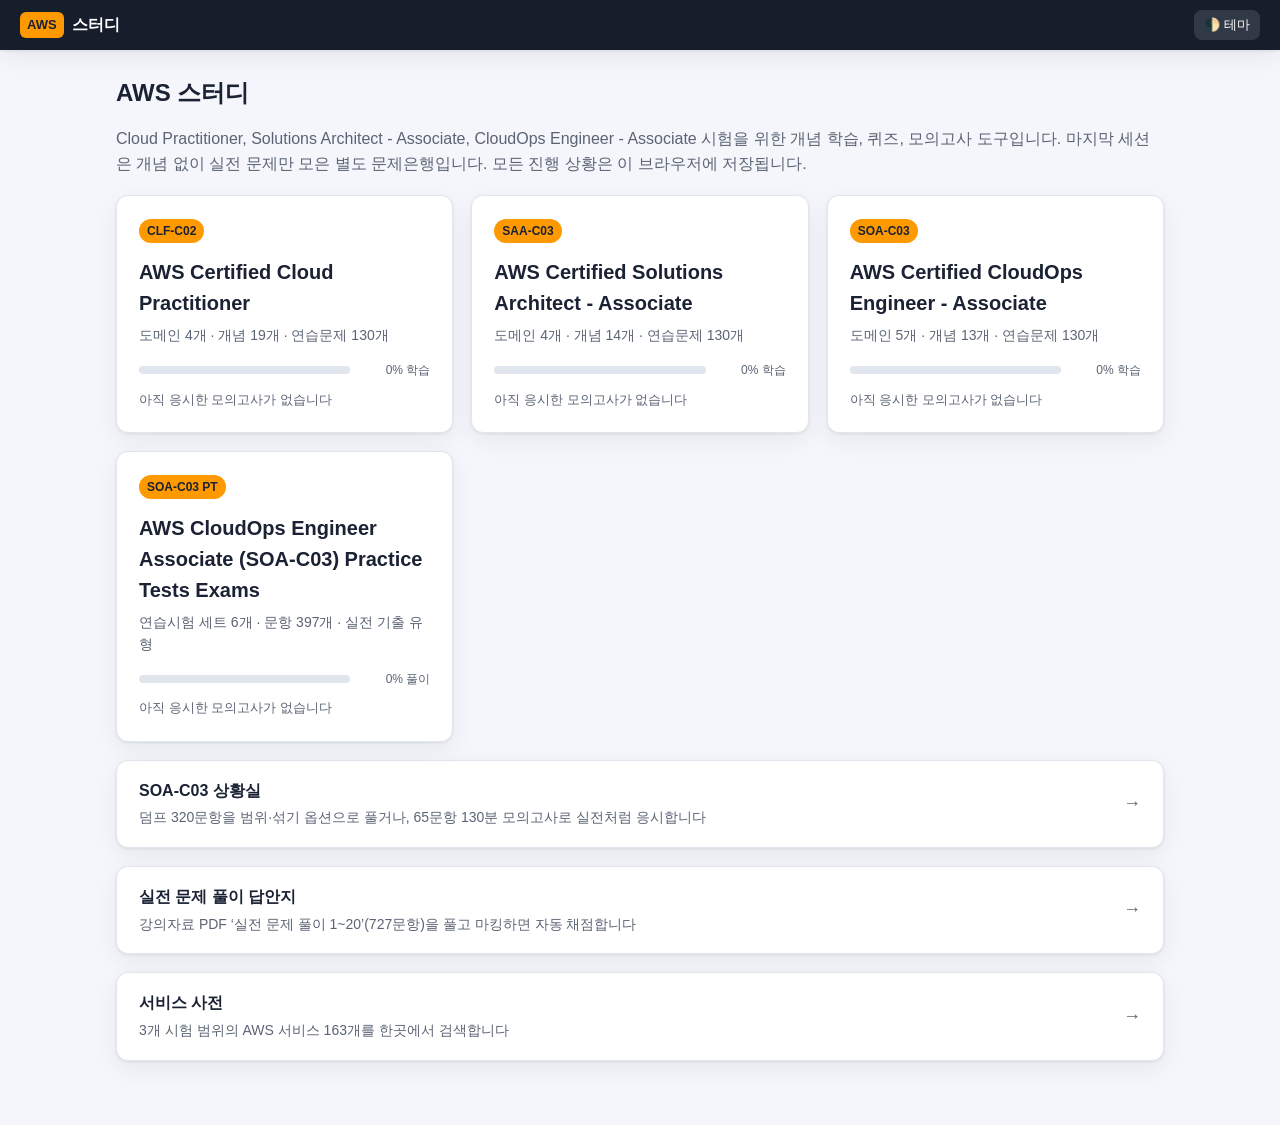
<file: index.html>
<!DOCTYPE html>
<html lang="ko">
<head>
<meta charset="UTF-8">
<meta name="viewport" content="width=device-width, initial-scale=1">
<title>AWS 스터디</title>
<link rel="stylesheet" href="css/style.css">
</head>
<body>
<header id="topbar">
  <a class="brand" href="#/"><span class="logo">AWS</span> 스터디</a>
  <span class="crumb" id="crumb"></span>
  <span class="spacer"></span>
  <button class="theme-toggle" id="theme-toggle">🌓 테마</button>
</header>
<main id="app"></main>

<script src="js/data/clf-c02.data.js"></script>
<script src="js/data/saa-c03.data.js"></script>
<script src="js/data/soa-c03.data.js"></script>
<script src="js/data/soa-c03-pt.data.js"></script>
<script src="js/data/soa-c03-pt.ko.data.js"></script>
<script src="js/data/soa-tool.data.js"></script>
<script src="js/data/clf-omr.data.js"></script>
<script src="js/app.js"></script>
</body>
</html>
</file>
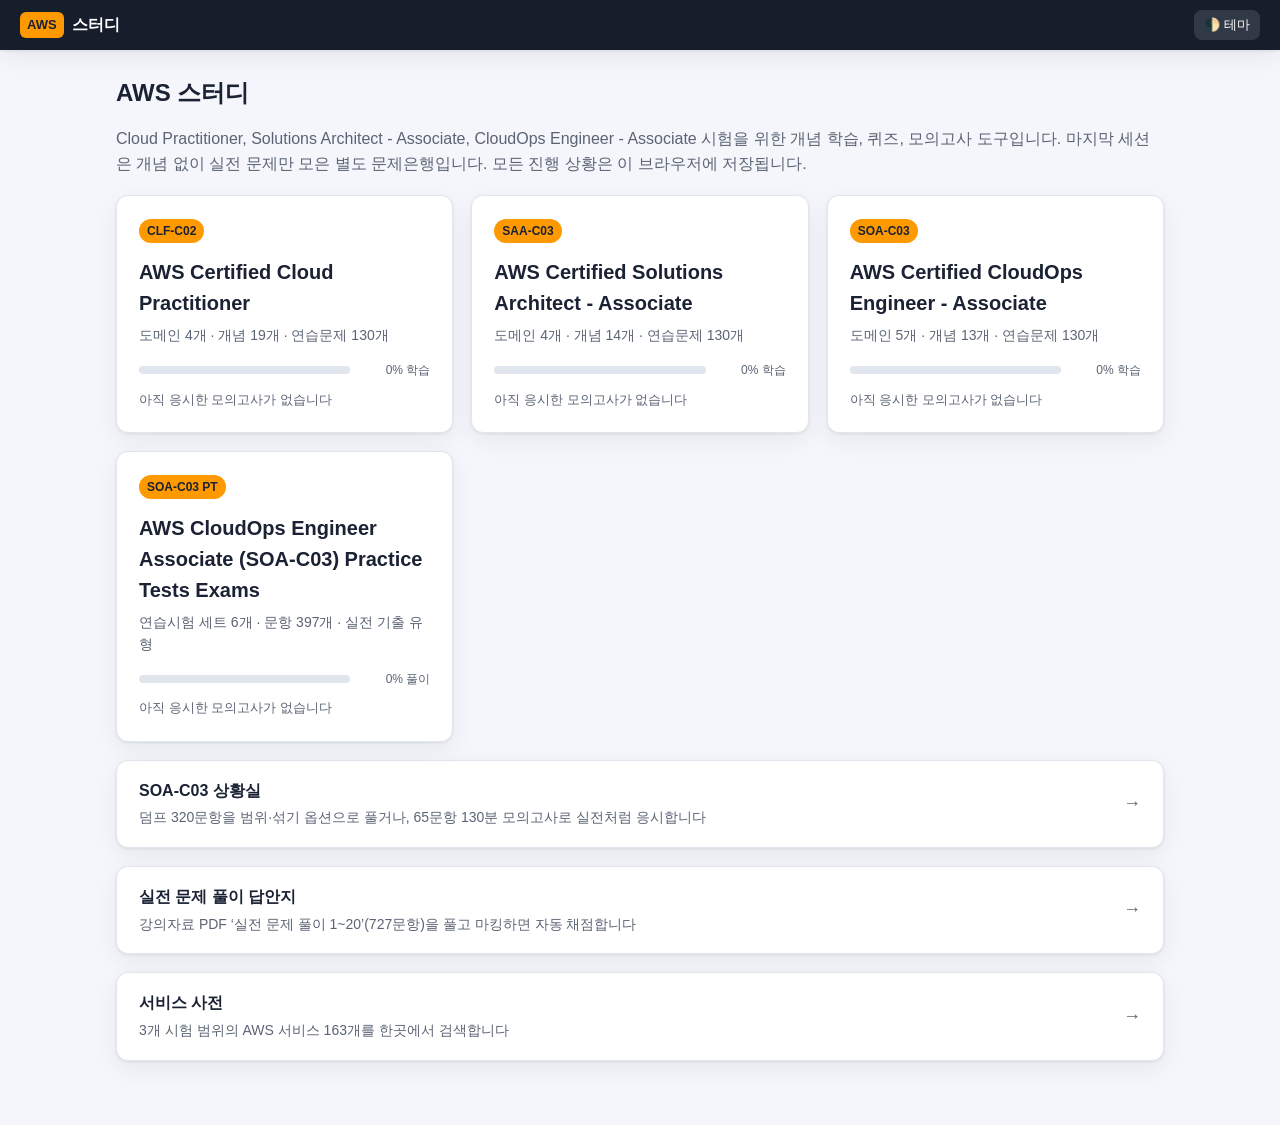
<file: scripts/omr-shot.html>
<!DOCTYPE html>
<html lang="ko">
<head>
<meta charset="UTF-8">
<meta name="viewport" content="width=device-width, initial-scale=1">
<title>실전 문제 풀이 답안지 — 스크린샷 러너</title>
<!-- index.html 과 같은 화면을 열되, 답안지(#/omr) 상태를 쿼리스트링으로 만들어 두는 개발용 페이지.
     자산 경로는 프로젝트 루트 기준이므로 <base> 로 한 단계 올린다.

     사용법 (프로젝트 루트에서 정적 서버를 띄운 뒤):
       python3 -m http.server 8899
       http://localhost:8899/scripts/omr-shot.html?seed=s01:12#/omr/s01

     쿼리
       reset=1            저장된 마킹을 지우고 시작
       theme=light|dark   테마 고정
       seed=s01:12[:4]    s01 세트의 앞 12문항을 미리 마킹 (4문항마다 일부러 오답)
       submit=1           불러오자마자 제출·채점까지 진행
       after=list         채점 뒤 세트 목록 화면으로 이동

     참고: 헤드리스 크롬은 창을 500px 미만으로 줄여도 레이아웃 폭이 500px 로 고정된다.
     그보다 좁은 화면은 실제 브라우저에서 확인할 것. -->
<base href="../">
<!-- 헤드리스 크롬이 style.css 를 캐시해 버려서 매번 새 쿼리를 붙인다. -->
<script>document.write('<link rel="stylesheet" href="css/style.css?t=' + Date.now() + '">');</script>
</head>
<body>
<header id="topbar">
  <a class="brand" href="#/"><span class="logo">AWS</span> 스터디</a>
  <span class="crumb" id="crumb"></span>
  <span class="spacer"></span>
  <button class="theme-toggle" id="theme-toggle">🌓 테마</button>
</header>
<main id="app"></main>
<script>
// 앱 스크립트보다 먼저 저장소 상태를 정리한다.
(function () {
  var p = new URLSearchParams(location.search);
  if (p.get("reset")) localStorage.removeItem("awsStudyApp.omr.v1");
  if (p.get("theme")) localStorage.setItem("awsStudyApp.theme", p.get("theme"));
})();
</script>
<script src="js/data/clf-c02.data.js"></script>
<script src="js/data/saa-c03.data.js"></script>
<script src="js/data/soa-c03.data.js"></script>
<script src="js/data/soa-c03-pt.data.js"></script>
<script src="js/data/soa-c03-pt.ko.data.js"></script>
<script src="js/data/soa-tool.data.js"></script>
<script src="js/data/clf-omr.data.js"></script>
<script>
// seed=세트:문항수[:오답주기] — 정답표를 그대로 베껴 마킹하되 일정 주기로 오답을 섞는다.
(function () {
  var seed = new URLSearchParams(location.search).get("seed");
  if (!seed) return;
  var parts = seed.split(":");
  var setId = parts[0];
  var n = parseInt(parts[1] || "0", 10);
  var wrongEvery = parseInt(parts[2] || "4", 10);
  var set = window.APP_OMR.sets.filter(function (s) { return s.id === setId; })[0];
  var state = {};
  state[setId] = { marks: {}, result: null, history: [] };
  set.questions.slice(0, n).forEach(function (q, i) {
    state[setId].marks[q.n] = i % wrongEvery === 0 ? [(q.a[0] + 1) % q.c] : q.a.slice();
  });
  localStorage.setItem("awsStudyApp.omr.v1", JSON.stringify(state));
})();
</script>
<script src="js/app.js"></script>
<script>
window.addEventListener("DOMContentLoaded", function () {
  var p = new URLSearchParams(location.search);
  if (!p.get("submit")) return;
  setTimeout(function () {
    window.confirm = function () { return true; };
    document.querySelector('[data-action="omr-submit"]').click();
    // after=list 면 채점 뒤 세트 목록으로 넘어가 점수 표시까지 확인한다.
    if (p.get("after") === "list") location.hash = "#/omr";
  }, 60);
});
</script>
</body>
</html>
</file>
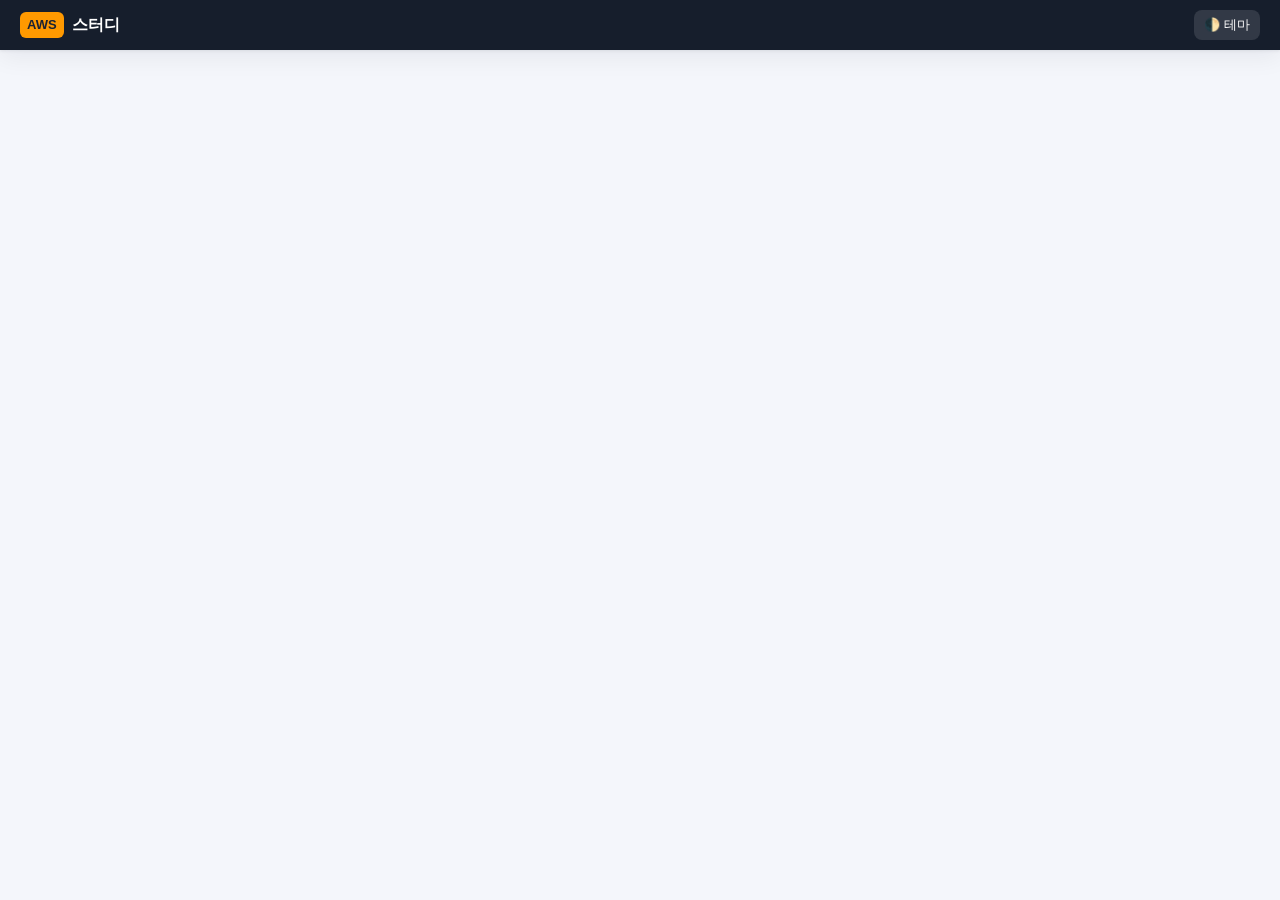
<file: scripts/shot.html>
<!DOCTYPE html>
<html lang="ko">
<head>
<meta charset="UTF-8">
<meta name="viewport" content="width=device-width, initial-scale=1">
<title>AWS 스터디 — 스크린샷 러너</title>
<!-- index.html 과 같은 화면을 열되, 쿼리스트링으로 지정한 상태까지 자동으로 진행시켜 두는 개발용 페이지.
     자산 경로는 프로젝트 루트 기준이므로 <base> 로 한 단계 올린다. 그 대가로 화면 안의 #/... 링크는
     루트의 index.html 로 나가버리므로, 이 페이지는 링크 클릭이 아니라 data-action 버튼 클릭으로만 조작한다.

     사용법 (프로젝트 루트에서 정적 서버를 띄운 뒤):
       python3 -m http.server 8899
       http://localhost:8899/scripts/shot.html?lang=both&n=3#/soapt/quiz
     쿼리: lang=ko|en|both · n=자동으로 넘길 문항 수 · submit=1 이면 마지막 문항 채점까지 -->
<base href="../">
<link rel="stylesheet" href="css/style.css">
</head>
<body>
<header id="topbar">
  <a class="brand" href="#/"><span class="logo">AWS</span> 스터디</a>
  <span class="crumb" id="crumb"></span>
  <span class="spacer"></span>
  <button class="theme-toggle" id="theme-toggle">🌓 테마</button>
</header>
<main id="app"></main>

<script src="js/data/clf-c02.data.js"></script>
<script src="js/data/saa-c03.data.js"></script>
<script src="js/data/soa-c03.data.js"></script>
<script src="js/data/soa-c03-pt.data.js"></script>
<script src="js/data/soa-c03-pt.ko.data.js"></script>
<script src="js/data/soa-tool.data.js"></script>
<script src="js/app.js"></script>
<script>
// 스크린샷용 시나리오 러너: ?lang=ko|en|both &n=이동할 문항 수 &submit=1
window.addEventListener("DOMContentLoaded", function () {
  var p = new URLSearchParams(location.search);
  setTimeout(function () {
    var lang = p.get("lang");
    if (lang) document.querySelector('[data-action="lang-set"][data-lang="' + lang + '"]').click();
    document.getElementById("quiz-domain").value = "all";
    document.getElementById("quiz-count").value = "all";
    document.getElementById("quiz-order").value = "order";
    document.querySelector('[data-action="quiz-start"]').click();
    var jump = parseInt(p.get("n") || "0", 10);
    for (var i = 0; i < jump; i++) {
      document.querySelectorAll('[data-action="select-choice"]')[0].click();
      document.querySelector('[data-action="quiz-submit"]').click();
      var nx = document.querySelector('[data-action="quiz-next"]');
      if (nx) nx.click();
    }
    if (p.get("submit")) {
      document.querySelectorAll('[data-action="select-choice"]')[0].click();
      document.querySelector('[data-action="quiz-submit"]').click();
    }
  }, 50);
});
</script>
</body>
</html>
</file>
<file: css/style.css>
:root {
  --bg: #f4f6fb;
  --bg-elev: #ffffff;
  --fg: #1a2233;
  --muted: #5b6474;
  --border: #e1e5ee;
  --accent: #ff9900;
  --accent-fg: #1a2233;
  --accent2: #232f3e;
  --success: #1a7f37;
  --success-bg: #e6f4ea;
  --danger: #c53030;
  --danger-bg: #fdecec;
  --radius: 12px;
  --shadow: 0 1px 3px rgba(20, 25, 40, 0.08), 0 8px 24px rgba(20, 25, 40, 0.06);
  --topbar-bg: #161e2c;
  --topbar-fg: #ffffff;
}

@media (prefers-color-scheme: dark) {
  :root {
    --bg: #12161f;
    --bg-elev: #1a202c;
    --fg: #e7ebf3;
    --muted: #9aa5b6;
    --border: #2b3243;
    --accent: #ffb84d;
    --accent-fg: #12161f;
    --accent2: #e7ebf3;
    --success: #4ade80;
    --success-bg: #123321;
    --danger: #f87171;
    --danger-bg: #3a1616;
    --shadow: 0 1px 3px rgba(0, 0, 0, 0.3), 0 8px 24px rgba(0, 0, 0, 0.35);
  }
}

html[data-theme="light"] {
  --bg: #f4f6fb; --bg-elev: #ffffff; --fg: #1a2233; --muted: #5b6474; --border: #e1e5ee;
  --accent: #ff9900; --accent-fg: #1a2233; --accent2: #232f3e;
  --success: #1a7f37; --success-bg: #e6f4ea; --danger: #c53030; --danger-bg: #fdecec;
  --shadow: 0 1px 3px rgba(20, 25, 40, 0.08), 0 8px 24px rgba(20, 25, 40, 0.06);
}
html[data-theme="dark"] {
  --bg: #12161f; --bg-elev: #1a202c; --fg: #e7ebf3; --muted: #9aa5b6; --border: #2b3243;
  --accent: #ffb84d; --accent-fg: #12161f; --accent2: #e7ebf3;
  --success: #4ade80; --success-bg: #123321; --danger: #f87171; --danger-bg: #3a1616;
  --shadow: 0 1px 3px rgba(0, 0, 0, 0.3), 0 8px 24px rgba(0, 0, 0, 0.35);
}

* { box-sizing: border-box; }
html, body { height: 100%; }
body {
  margin: 0;
  background: var(--bg);
  color: var(--fg);
  font-family: -apple-system, BlinkMacSystemFont, "Segoe UI", "Malgun Gothic", "Apple SD Gothic Neo", Roboto, Helvetica, Arial, sans-serif;
  line-height: 1.55;
}
a { color: inherit; }
button { font-family: inherit; }

#topbar {
  position: sticky; top: 0; z-index: 20;
  display: flex; align-items: center; gap: 12px;
  padding: 10px 20px;
  background: var(--topbar-bg);
  color: var(--topbar-fg);
  box-shadow: var(--shadow);
}
#topbar .brand {
  font-weight: 700; font-size: 16px; text-decoration: none; color: var(--topbar-fg);
  display: flex; align-items: center; gap: 8px;
}
#topbar .brand .logo {
  background: var(--accent); color: #1a2233; font-weight: 800;
  padding: 3px 7px; border-radius: 6px; font-size: 13px;
}
#topbar .crumb { color: #cfd6e4; font-size: 13px; }
#topbar .spacer { flex: 1; }
#topbar .theme-toggle {
  background: rgba(255,255,255,0.12); color: #fff; border: none; border-radius: 8px;
  padding: 6px 10px; cursor: pointer; font-size: 13px;
}
#topbar .theme-toggle:hover { background: rgba(255,255,255,0.22); }

#app { max-width: 1080px; margin: 0 auto; padding: 20px 16px 64px; }

.card {
  background: var(--bg-elev);
  border: 1px solid var(--border);
  border-radius: var(--radius);
  box-shadow: var(--shadow);
  padding: 20px;
}

.grid-2 { display: grid; grid-template-columns: 1fr 1fr; gap: 16px; }
@media (max-width: 720px) { .grid-2 { grid-template-columns: 1fr; } }

.cert-cards { display: grid; grid-template-columns: repeat(auto-fit, minmax(300px, 1fr)); gap: 18px; margin-top: 18px; }
@media (max-width: 720px) { .cert-cards { grid-template-columns: minmax(0, 1fr); } }
.cert-card {
  display: block; text-decoration: none; color: inherit;
  background: var(--bg-elev); border: 1px solid var(--border); border-radius: var(--radius);
  padding: 22px; box-shadow: var(--shadow); transition: transform .12s ease, box-shadow .12s ease;
}
.cert-card:hover { transform: translateY(-2px); box-shadow: 0 4px 8px rgba(20,25,40,.12), 0 14px 30px rgba(20,25,40,.10); }
.cert-card .code { display:inline-block; background: var(--accent); color: var(--accent-fg); font-weight:700; font-size:12px; padding:3px 8px; border-radius:999px; margin-bottom:10px; }
.cert-card h2 { margin: 4px 0 6px; font-size: 20px; }
.cert-card p { margin: 0; color: var(--muted); font-size: 14px; }

.home-link {
  display: flex; align-items: center; gap: 12px; margin-top: 18px;
  text-decoration: none; color: inherit;
  background: var(--bg-elev); border: 1px solid var(--border); border-radius: var(--radius);
  padding: 18px 22px; box-shadow: var(--shadow); transition: transform .12s ease, box-shadow .12s ease;
}
.home-link:hover { transform: translateY(-2px); box-shadow: 0 4px 8px rgba(20,25,40,.12), 0 14px 30px rgba(20,25,40,.10); }
.home-link > div { flex: 1; }
.home-link b { font-size: 16px; }
.home-link p { margin: 4px 0 0; color: var(--muted); font-size: 14px; }
.home-link .arrow { color: var(--muted); font-size: 18px; }

.progress-row { display:flex; align-items:center; gap:10px; margin-top:14px; }
.progress-bar { flex:1; height:8px; background: var(--border); border-radius: 999px; overflow:hidden; }
.progress-bar > span { display:block; height:100%; background: var(--accent); border-radius: 999px; }
.progress-label { font-size:12px; color: var(--muted); min-width:70px; text-align:right; }

.tabs { display:flex; gap:6px; flex-wrap:wrap; border-bottom:1px solid var(--border); margin-bottom:18px; padding-bottom: 0; }
.tabs a {
  text-decoration:none; color: var(--muted); font-size:14px; font-weight:600;
  padding:10px 14px; border-bottom:2px solid transparent; border-radius: 8px 8px 0 0;
}
.tabs a.active { color: var(--fg); border-bottom-color: var(--accent); background: var(--bg-elev); }
.tabs a:hover { color: var(--fg); }

.stat-row { display:flex; gap:14px; flex-wrap:wrap; margin-top: 14px; }
.stat { background: var(--bg-elev); border:1px solid var(--border); border-radius:10px; padding:12px 16px; min-width:120px; flex:1; }
.stat .n { font-size:22px; font-weight:800; }
.stat .l { font-size:12px; color: var(--muted); }

.domain-bars { margin-top:12px; display:flex; flex-direction:column; gap:8px; }
.domain-bar-row { display:flex; align-items:center; gap:10px; font-size:13px; }
.domain-bar-row .name { width:220px; color: var(--muted); flex-shrink:0; }
.domain-bar-row .bar { flex:1; height:10px; background: var(--border); border-radius:999px; overflow:hidden; }
.domain-bar-row .bar > span { display:block; height:100%; background: var(--accent2); }
.domain-bar-row .pct { width:38px; text-align:right; color: var(--muted); }

/* minmax(0, 1fr) keeps the content column from being blown out by the
   min-content width of wide children (e.g. table.compare's min-width) */
.layout-sidebar { display:grid; grid-template-columns: 260px minmax(0, 1fr); gap: 20px; align-items:start; }

.side-nav { background: var(--bg-elev); border:1px solid var(--border); border-radius: var(--radius); padding: 10px; position: sticky; top: 68px; max-height: calc(100vh - 90px); overflow:auto; min-width: 0; }
.side-nav .domain-group { margin-bottom: 6px; }
.side-nav .domain-title { font-weight:700; font-size:13px; padding:8px 10px; color: var(--muted); display:flex; justify-content:space-between; }
.side-nav a.task-link {
  display:flex; align-items:center; gap:8px; text-decoration:none; color: var(--fg);
  font-size: 13.5px; padding:7px 10px; border-radius:8px;
  min-width: 0; overflow-wrap: anywhere;
}
.side-nav a.task-link:hover { background: var(--bg); }
.side-nav a.task-link.active { background: var(--accent); color: var(--accent-fg); font-weight:600; }
.side-nav .check { width:14px; height:14px; border-radius:50%; border:2px solid var(--border); flex-shrink:0; }
.side-nav a.task-link.read .check { background: var(--success); border-color: var(--success); }

.concept-nav-btns { display:flex; flex-wrap:wrap; justify-content:space-between; margin-top:22px; gap:10px; }
.concept-nav-btns .btn { min-width: 0; max-width: 100%; }

.key-points { padding-left: 20px; }
.key-points li { margin-bottom: 6px; }
blockquote.example {
  border-left: 3px solid var(--accent); margin: 16px 0; padding: 10px 16px;
  background: var(--bg); border-radius: 0 8px 8px 0; color: var(--muted); font-size: 14px;
}

.concept-block { margin-top: 22px; }
.concept-block h3 {
  font-size: 14px; margin: 0 0 10px; display: flex; align-items: center; gap: 7px;
}
.concept-block h3::before { font-size: 15px; line-height: 1; }
.compare-block h3::before { content: "⇄"; color: var(--accent); }
.pitfall-block h3::before { content: "!"; font-weight: 900; color: var(--danger); }

/* the frame lives on the scroll container, not the table: an `overflow` on the
   table would become the scrollport and break the sticky first column below */
.table-scroll {
  overflow-x: auto; -webkit-overflow-scrolling: touch;
  border: 1px solid var(--border); border-radius: 8px;
}
.table-scroll:focus-visible { outline: 2px solid var(--accent); outline-offset: 2px; }

/* scroll affordance: a right-edge fade + a label, only while the table overflows.
   No left fade — the frozen first column already marks that edge. */
.table-scroll-wrap { position: relative; }
.table-scroll-wrap::after {
  content: ""; position: absolute; top: 1px; bottom: 1px; right: 1px; width: 30px;
  border-radius: 0 8px 8px 0;
  background: linear-gradient(to left, var(--bg-elev), transparent);
  pointer-events: none; opacity: 0; transition: opacity .15s ease;
}
.table-scroll-wrap.hint-right::after { opacity: 1; }

.compare-block .scroll-hint { display: none; }
.compare-block.is-scrollable .scroll-hint {
  display: inline-block; margin-left: auto; flex-shrink: 0;
  font-size: 11px; font-weight: 600; color: var(--muted);
  background: var(--bg); border: 1px solid var(--border);
  border-radius: 999px; padding: 1px 8px;
}
@media (prefers-reduced-motion: reduce) {
  .table-scroll-wrap::after { transition: none; }
}
table.compare {
  width: 100%; border-collapse: collapse; font-size: 13px; min-width: 480px;
}
table.compare th, table.compare td {
  border-bottom: 1px solid var(--border); padding: 8px 11px; text-align: left; vertical-align: top;
}
table.compare thead th { background: var(--bg); font-weight: 700; white-space: nowrap; }
table.compare tbody th { font-weight: 600; white-space: nowrap; color: var(--fg); }
table.compare tbody tr:last-child th, table.compare tbody tr:last-child td { border-bottom: none; }
table.compare td { color: var(--muted); }

/* freeze the row-label column so it stays readable while scrolling sideways */
table.compare thead th:first-child,
table.compare tbody th { position: sticky; left: 0; }
table.compare tbody th { z-index: 1; background: var(--bg-elev); }
table.compare thead th:first-child { z-index: 2; }
/* separator only while the column is actually frozen; border-collapse drops
   borders on sticky cells, hence the inset shadow */
.compare-block.is-scrollable table.compare thead th:first-child,
.compare-block.is-scrollable table.compare tbody th { box-shadow: inset -1px 0 0 var(--border); }

.pitfall-block ul {
  list-style: none; padding: 0; margin: 0;
  border: 1px solid var(--border); border-radius: 8px; background: var(--bg);
}
.pitfall-block li {
  padding: 9px 13px 9px 30px; font-size: 13.5px; position: relative;
  border-bottom: 1px solid var(--border);
}
.pitfall-block li:last-child { border-bottom: none; }
.pitfall-block li::before {
  content: "△"; position: absolute; left: 11px; top: 9px; color: var(--danger); font-size: 12px;
}

.btn {
  display:inline-flex; align-items:center; justify-content:center; gap:6px;
  background: var(--accent); color: var(--accent-fg); border:none; border-radius:10px;
  padding: 10px 18px; font-size:14px; font-weight:700; cursor:pointer; text-decoration:none;
}
.btn:hover { filter: brightness(1.05); }
.btn.secondary { background: transparent; color: var(--fg); border:1px solid var(--border); }
.btn.ghost { background: transparent; color: var(--muted); border:none; }
.btn:disabled { opacity:.45; cursor:not-allowed; }
.btn.small { padding:6px 12px; font-size:13px; }
.btn.danger { background: var(--danger); color:#fff; }

label.field { display:block; font-size:13px; color: var(--muted); margin-bottom:6px; font-weight:600; }
select, input[type="text"], input[type="search"] {
  width:100%; padding:9px 12px; border-radius:8px; border:1px solid var(--border);
  background: var(--bg); color: var(--fg); font-size:14px;
}

.q-progress { display:flex; align-items:center; gap:12px; margin-bottom:16px; font-size:13px; color: var(--muted); }
.q-progress .bar { flex:1; height:8px; background: var(--border); border-radius:999px; overflow:hidden; }
.q-progress .bar > span { display:block; height:100%; background: var(--accent); }

.q-type-badge { display:inline-block; font-size:11px; font-weight:700; padding:2px 8px; border-radius:999px; background: var(--border); color: var(--muted); margin-bottom:10px; }
.q-text { font-size:17px; font-weight:600; margin: 4px 0 18px; white-space: pre-wrap; }
.q-text .q-no {
  display:inline-block; font-size:11px; font-weight:700; color: var(--muted);
  border:1px solid var(--border); border-radius:999px; padding:1px 7px; margin-right:8px; vertical-align:2px;
}
/* 원본 문제은행의 인라인 코드(`백틱`)와 도표 이미지 */
code {
  font-family: ui-monospace, SFMono-Regular, Menlo, Consolas, monospace;
  font-size:.9em; padding:1px 5px; border-radius:5px;
  background: color-mix(in srgb, var(--accent) 14%, transparent); border:1px solid var(--border);
}
/* 영어 원문 병기 */
.q-text-alt {
  font-size:14px; font-weight:400; color: var(--muted); line-height:1.6;
  margin: -10px 0 18px; padding-left:12px; border-left:2px solid var(--border);
}
.choice-alt { font-size:12.5px; color: var(--muted); margin-top:5px; line-height:1.55; font-weight:400; }

/* 표시 언어 전환 */
.lang-switch { display:inline-flex; border:1px solid var(--border); border-radius:8px; overflow:hidden; flex-shrink:0; }
.lang-switch button {
  padding:5px 10px; font-size:12px; font-weight:600; border:0; cursor:pointer;
  background: var(--bg); color: var(--muted); white-space:nowrap;
}
.lang-switch button + button { border-left:1px solid var(--border); }
.lang-switch button:hover { color: var(--fg); }
.lang-switch button.active { background: var(--accent); color: var(--accent-fg); }
.lang-field { margin-top:16px; }

.q-images { display:flex; flex-direction:column; gap:10px; margin: 0 0 18px; }
.q-images img {
  max-width:100%; height:auto; border-radius:10px; border:1px solid var(--border);
  background:#fff; display:block;
}
.choice .q-images { margin: 8px 0 0; }
.qa-review .q-images { margin: 8px 0 10px; }

.choice-list { display:flex; flex-direction:column; gap:10px; }
.choice {
  display:flex; align-items:flex-start; gap:10px; text-align:left; width:100%;
  padding:12px 14px; border-radius:10px; border:1px solid var(--border); background: var(--bg-elev);
  cursor:pointer; font-size:14.5px; color: var(--fg);
}
.choice:hover { border-color: var(--accent); }
.choice > span:last-child { flex:1; min-width:0; display:block; }
.choice .mark { width:20px; height:20px; border-radius:50%; border:2px solid var(--border); flex-shrink:0; margin-top:1px; display:flex; align-items:center; justify-content:center; font-size:12px; }
.choice.multi .mark { border-radius:5px; }
.choice.selected { border-color: var(--accent); background: color-mix(in srgb, var(--accent) 12%, var(--bg-elev)); }
.choice.selected .mark { background: var(--accent); border-color: var(--accent); color:#1a2233; }
.choice.correct { border-color: var(--success); background: var(--success-bg); }
.choice.correct .mark { background: var(--success); border-color: var(--success); color:#fff; }
.choice.incorrect { border-color: var(--danger); background: var(--danger-bg); }
.choice.incorrect .mark { background: var(--danger); border-color: var(--danger); color:#fff; }
.choice:disabled, .choice[disabled] { cursor:default; }

.explain-box { margin-top:16px; padding:14px 16px; border-radius:10px; background: var(--bg); border:1px solid var(--border); font-size:14px; }
.explain-box .verdict { font-weight:800; margin-bottom:6px; }
.explain-box .verdict.correct { color: var(--success); }
.explain-box .verdict.incorrect { color: var(--danger); }

.session-actions { display:flex; justify-content:flex-end; gap:10px; margin-top:20px; }

.result-hero { text-align:center; padding: 28px 20px; }
.result-hero .score { font-size:48px; font-weight:800; }
.result-hero .pass { color: var(--success); }
.result-hero .fail { color: var(--danger); }
.result-hero .sub { color: var(--muted); margin-top:6px; }

.exam-toolbar { display:flex; align-items:center; gap:14px; margin-bottom:16px; flex-wrap:wrap; }
.exam-toolbar .timer { font-variant-numeric: tabular-nums; font-weight:800; font-size:16px; padding:6px 12px; border-radius:8px; background: var(--bg-elev); border:1px solid var(--border); }
.exam-toolbar .timer.low { color: var(--danger); border-color: var(--danger); }

.qgrid { display:flex; flex-wrap:wrap; gap:6px; margin-bottom:18px; }
.qgrid button {
  width:32px; height:32px; border-radius:7px; border:1px solid var(--border); background: var(--bg-elev);
  color: var(--fg); font-size:12px; cursor:pointer; position:relative;
}
.qgrid button.current { border-color: var(--accent2); box-shadow: 0 0 0 2px var(--accent2) inset; }
.qgrid button.answered { background: var(--accent); color: var(--accent-fg); border-color: var(--accent); }
.qgrid button.flagged::after { content:"\2605"; position:absolute; top:-6px; right:-6px; font-size:11px; color: var(--danger); }

table.review-table, table.domain-table { width:100%; border-collapse: collapse; margin-top: 10px; }
table.domain-table td, table.domain-table th { padding:8px 10px; border-bottom:1px solid var(--border); font-size:13.5px; text-align:left; }

.qa-review { border:1px solid var(--border); border-radius:10px; padding:16px; margin-bottom:14px; }
.qa-review .tag { font-size:11px; font-weight:700; padding:2px 8px; border-radius:999px; }
.qa-review .tag.ok { background: var(--success-bg); color: var(--success); }
.qa-review .tag.bad { background: var(--danger-bg); color: var(--danger); }

.glossary-toolbar { display:flex; gap:10px; margin-bottom:16px; flex-wrap:wrap; }
.glossary-toolbar input { flex:2; min-width:200px; }
.glossary-toolbar select { flex:1; min-width:160px; }
.svc-grid { display:grid; grid-template-columns: repeat(auto-fill, minmax(260px, 1fr)); gap:12px; }
.svc-card { border:1px solid var(--border); border-radius:10px; padding:12px 14px; background: var(--bg-elev); }
.svc-card .name { font-weight:700; font-size:14px; margin-bottom:2px; }
.svc-card .cat { font-size:11px; color: var(--muted); margin-bottom:6px; display:inline-block; }
.svc-card .one { font-size:13px; color: var(--fg); margin-top:6px; }
.svc-card .svc-certs { display:inline-flex; gap:4px; margin-left:6px; vertical-align:middle; }
.svc-card .svc-certs b { font-size:10px; font-weight:700; padding:2px 6px; border-radius:999px; background: var(--border); color: var(--muted); }

.empty-state { text-align:center; padding: 40px 20px; color: var(--muted); }

h1 { font-size: 24px; margin: 4px 0 4px; }
h2 { font-size: 19px; }
h3 { font-size: 16px; }
.muted { color: var(--muted); }
.mt-0 { margin-top: 0; }
.section-title { display:flex; align-items:center; justify-content:space-between; margin-bottom: 6px; }
hr.sep { border:none; border-top:1px solid var(--border); margin: 20px 0; }

/* ---------- responsive ---------- */
@media (max-width: 800px) {
  .layout-sidebar { grid-template-columns: minmax(0, 1fr); }
  /* the concept text comes first; the task list becomes a plain block below it
     so it no longer sits above the lesson as a full-height nested scroll box */
  .layout-sidebar > .card { order: 1; }
  .layout-sidebar > .side-nav { order: 2; position: static; top: auto; max-height: none; overflow: visible; }
}

@media (max-width: 560px) {
  #topbar { padding: 10px 14px; gap: 8px; }
  #topbar .brand { flex-shrink: 0; }
  #topbar .crumb { min-width: 0; overflow: hidden; text-overflow: ellipsis; white-space: nowrap; }

  #app { padding: 16px 12px 56px; }
  .card { padding: 16px 14px; }

  .tabs a { padding: 9px 10px; font-size: 13.5px; }

  /* stack the prev/next buttons: their labels are full task titles */
  .concept-nav-btns { flex-direction: column; }
  .concept-nav-btns .btn { width: 100%; }
  .concept-nav-btns > span:empty { display: none; }

  table.compare { min-width: 420px; }
  /* the frozen column must not eat the screen: labels like
     "Glacier Flexible Retrieval" are 196px wide when kept on one line */
  table.compare thead th:first-child,
  table.compare tbody th {
    white-space: normal; min-width: 96px; max-width: 112px;
  }

  .domain-bar-row { flex-wrap: wrap; }
  .domain-bar-row .name { width: 100%; }

  .stat { min-width: 100px; }
  .result-hero { padding: 22px 14px; }
  .result-hero .score { font-size: 38px; }
  .svc-grid { grid-template-columns: minmax(0, 1fr); }
}

/* ---------- 실전 문제 풀이 답안지(OMR) ---------- */
.omr-sets { display: grid; grid-template-columns: repeat(auto-fill, minmax(240px, 1fr)); gap: 14px; margin-top: 18px; }
.omr-set-card {
  display: flex; flex-direction: column; gap: 6px; min-height: 118px;
  text-decoration: none; color: inherit;
  background: var(--bg-elev); border: 1px solid var(--border); border-radius: var(--radius);
  padding: 16px 18px; box-shadow: var(--shadow); transition: transform .12s ease, box-shadow .12s ease;
}
.omr-set-card:hover { transform: translateY(-2px); box-shadow: 0 4px 8px rgba(20,25,40,.12), 0 14px 30px rgba(20,25,40,.10); }
.omr-set-card b { font-size: 16px; }
.omr-set-card .omr-meta { font-size: 13px; }
.omr-set-card .omr-status { margin-top: auto; display: flex; align-items: baseline; gap: 8px; flex-wrap: wrap; font-size: 13px; }
.omr-score { font-size: 20px; font-weight: 700; }
.omr-score.ok { color: var(--success); }
.omr-score.ng { color: var(--danger); }

.omr-back { display: inline-block; margin-bottom: 6px; color: var(--muted); text-decoration: none; font-size: 14px; }
.omr-back:hover { color: var(--fg); }

.omr-toolbar {
  display: flex; align-items: center; gap: 12px; flex-wrap: wrap;
  background: var(--bg-elev); border: 1px solid var(--border); border-radius: var(--radius);
  padding: 12px 16px; box-shadow: var(--shadow); margin: 16px 0 10px;
}
.omr-toolbar.sticky { position: sticky; top: 8px; z-index: 5; }
.omr-progress { margin: 0; flex: 1 1 180px; }
.omr-only-wrong { display: flex; align-items: center; gap: 6px; font-size: 14px; color: var(--muted); cursor: pointer; }
.omr-hint { font-size: 13px; margin: 0 0 12px; }
.omr-legend { display: flex; gap: 16px; font-size: 13px; color: var(--muted); margin-bottom: 10px; }
.omr-legend i { display: inline-block; width: 14px; height: 14px; border-radius: 50%; vertical-align: -2px; margin-right: 5px; }
.omr-legend .lg-answer { background: var(--success); }
.omr-legend .lg-wrong { background: var(--danger); }

.omr-result { display: flex; align-items: center; gap: 20px; flex-wrap: wrap; margin-bottom: 4px; }
.omr-result.ok { border-color: var(--success); }
.omr-result.ng { border-color: var(--danger); }
.omr-result-score { display: flex; flex-direction: column; line-height: 1.1; }
.omr-result-score b { font-size: 34px; }
.omr-result.ok .omr-result-score b { color: var(--success); }
.omr-result.ng .omr-result-score b { color: var(--danger); }
.omr-result-score span { font-size: 13px; color: var(--muted); margin-top: 4px; }
.omr-result p { margin: 2px 0 0; font-size: 13px; }
.omr-result-actions { margin-left: auto; }

.omr-sheet { display: grid; grid-template-columns: repeat(auto-fill, minmax(290px, 1fr)); gap: 8px 14px; }
.omr-row {
  display: flex; align-items: center; gap: 8px; min-width: 0;
  border: 1px solid transparent; border-radius: 10px; padding: 4px 8px;
  background: var(--bg-elev);
}
.omr-num { width: 26px; text-align: right; font-variant-numeric: tabular-nums; color: var(--muted); font-size: 14px; flex-shrink: 0; }
.omr-bubbles { display: flex; gap: 5px; }
.omr-bubble {
  width: 28px; height: 28px; border-radius: 50%; flex-shrink: 0;
  border: 1.5px solid var(--border); background: transparent; color: var(--muted);
  font: inherit; font-size: 13px; font-weight: 600; cursor: pointer;
  display: flex; align-items: center; justify-content: center;
  transition: background .1s ease, border-color .1s ease, color .1s ease;
}
.omr-bubble:hover:not(:disabled) { border-color: var(--accent); color: var(--fg); }
.omr-bubble.marked { background: var(--accent); border-color: var(--accent); color: var(--accent-fg); }
.omr-bubble:disabled { cursor: default; }
.omr-tag {
  font-size: 11px; font-weight: 700; color: var(--muted);
  border: 1px solid var(--border); border-radius: 999px; padding: 0 6px; flex-shrink: 0;
}
.omr-flag { margin-left: auto; padding-left: 4px; font-size: 15px; font-weight: 700; flex-shrink: 0; }
.omr-row.is-ok { background: var(--success-bg); }
.omr-row.is-ok .omr-flag { color: var(--success); }
.omr-row.is-ng { background: var(--danger-bg); }
.omr-row.is-ng .omr-flag { color: var(--danger); }
.omr-bubble.is-answer { border-color: var(--success); color: var(--success); background: transparent; }
.omr-bubble.is-answer.marked { background: var(--success); border-color: var(--success); color: #fff; }
.omr-bubble.is-wrong { background: var(--danger); border-color: var(--danger); color: #fff; text-decoration: line-through; }
.omr-sheet.only-wrong .omr-row.is-ok { display: none; }

@media (max-width: 560px) {
  .omr-sheet { grid-template-columns: minmax(0, 1fr); }
  .omr-toolbar { padding: 10px 12px; gap: 8px; }
  .omr-toolbar.sticky { top: 0; }
  /* 좁은 화면에서는 진행률 줄과 버튼 줄을 나눈다. */
  .omr-progress { flex: 1 0 100%; }
  .omr-toolbar .btn { flex: 1 1 auto; }
  .omr-num { width: 22px; }
  .omr-bubble { width: 30px; height: 30px; }
}

/* ---------- SOA-C03 상황실 (#/soatool) ---------- */
/* 원본 도구의 화면 구성을 그대로 옮기되, 색은 전부 앱 테마 변수를 쓴다. */
.tool-statusbar {
  display:flex; align-items:center; gap:8px; margin-bottom:18px;
  padding:8px 12px; border:1px solid var(--border); border-radius:8px;
  background: var(--bg-elev); color: var(--muted);
  font-size:12px; font-weight:700; letter-spacing:.04em;
  font-family: ui-monospace, SFMono-Regular, Menlo, Consolas, monospace;
}
.tool-dot { width:8px; height:8px; border-radius:50%; background: var(--accent); flex-shrink:0; }
.tool-fill { flex:1; }
.tool-note { font-size:12.5px; margin-top:14px; }

/* 설정 화면 */
.tool-range { display:flex; align-items:center; gap:10px; flex-wrap:wrap; margin-bottom:12px; }
.tool-num {
  width:96px; padding:9px 12px; font-size:15px; font-weight:700;
  border:1px solid var(--border); border-radius:8px;
  background: var(--bg); color: var(--fg);
  font-family: ui-monospace, SFMono-Regular, Menlo, Consolas, monospace;
}
.tool-tilde { color: var(--muted); font-weight:700; }
.tool-count { color: var(--muted); font-size:13px; font-weight:600; }
.tool-btnrow { display:flex; gap:8px; flex-wrap:wrap; margin-bottom:8px; }
.tool-btnrow-end { margin:18px 0 0; }
.tool-field2 { margin-top:18px; }
.tool-go { margin-top:18px; width:100%; }
.tool-toggles { display:flex; gap:10px; flex-wrap:wrap; }
.tool-toggle {
  flex:1; min-width:220px; display:flex; align-items:center; gap:10px; text-align:left;
  padding:12px 14px; border:1px solid var(--border); border-radius:10px;
  background: var(--bg); color: var(--fg); cursor:pointer; font:inherit;
}
.tool-toggle:hover { border-color: var(--accent); }
.tool-switch {
  width:38px; height:22px; border-radius:11px; flex-shrink:0; position:relative;
  background: var(--border); transition: background .15s;
}
.tool-switch::after {
  content:""; position:absolute; top:3px; left:3px; width:16px; height:16px;
  border-radius:50%; background: var(--bg-elev); transition: transform .15s;
}
.tool-toggle.on { border-color: var(--accent); }
.tool-toggle.on .tool-switch { background: var(--accent); }
.tool-toggle.on .tool-switch::after { transform: translateX(16px); }
.tool-tlabel { font-size:14px; font-weight:600; line-height:1.35; }
.tool-tlabel small { display:block; font-weight:400; font-size:12px; color: var(--muted); }

/* LED 진행 표시 */
.tool-ledstrip {
  display:flex; flex-wrap:wrap; gap:3px; margin-bottom:18px;
  padding:8px 10px; border:1px solid var(--border); border-radius:8px; background: var(--bg-elev);
}
.tool-led {
  width:8px; height:14px; padding:0; border:none; border-radius:2px; flex:none; cursor:pointer;
  background: var(--border); transition: background .15s, transform .15s;
}
.tool-led:hover { transform: scaleY(1.2); }
.tool-led.correct { background: var(--success); }
.tool-led.wrong { background: var(--danger); }
.tool-led.current { background: var(--accent); transform: scaleY(1.15); }

/* 풀이 화면 */
.tool-grid { display:grid; grid-template-columns: minmax(0,1fr) 320px; gap:18px; align-items:start; }
.tool-qmeta {
  display:flex; justify-content:space-between; gap:10px; flex-wrap:wrap;
  font-size:12.5px; font-weight:700; color: var(--muted);
  font-family: ui-monospace, SFMono-Regular, Menlo, Consolas, monospace;
}
.tool-qtext { font-size:16px; font-weight:600; margin:12px 0 8px; white-space: pre-wrap; word-break: keep-all; }
.tool-hint { font-size:12.5px; color: var(--muted); margin-bottom:14px; white-space: pre-wrap; }
.tool-optlist { display:flex; flex-direction:column; gap:10px; }
.tool-opt {
  display:flex; align-items:flex-start; gap:12px; text-align:left; width:100%;
  padding:12px 14px; border:1px solid var(--border); border-radius:10px;
  background: var(--bg-elev); color: var(--fg); cursor:pointer; font:inherit; line-height:1.55;
}
.tool-opt:hover:not(.locked) { border-color: var(--accent); }
.tool-opt .tool-mark {
  width:24px; height:24px; flex-shrink:0; border-radius:6px; border:1px solid var(--border);
  display:flex; align-items:center; justify-content:center;
  font-size:12px; font-weight:700; color: var(--muted); background: var(--bg);
}
.tool-otext { flex:1; min-width:0; word-break: keep-all; }
.tool-opt.selected { border-color: var(--accent); background: color-mix(in srgb, var(--accent) 12%, var(--bg-elev)); }
.tool-opt.selected .tool-mark { background: var(--accent); border-color: var(--accent); color: var(--accent-fg); }
.tool-opt.locked { cursor:default; }
.tool-opt.correct { border-color: var(--success); background: var(--success-bg); }
.tool-opt.correct .tool-mark { background: var(--success); border-color: var(--success); color:#fff; }
.tool-opt.incorrect { border-color: var(--danger); background: var(--danger-bg); }
.tool-opt.incorrect .tool-mark { background: var(--danger); border-color: var(--danger); color:#fff; }
.tool-banner {
  margin-top:16px; padding:12px 14px; border-radius:10px; font-weight:700; font-size:14px;
}
.tool-banner.good { background: var(--success-bg); color: var(--success); }
.tool-banner.bad { background: var(--danger-bg); color: var(--danger); }
.tool-actions { display:flex; gap:8px; flex-wrap:wrap; justify-content:flex-end; margin-top:18px; }
.tool-side { position: sticky; top:76px; }
.tool-placeholder { color: var(--muted); font-size:13px; margin:8px 0 0; }
.tool-explain { font-size:13.5px; line-height:1.7; margin-top:8px; white-space: pre-wrap; word-break: keep-all; }

/* 결과 화면 */
.tool-hero { text-align:center; padding:28px 20px; }
.tool-pct { font-size:52px; font-weight:800; line-height:1.1; color: var(--accent); }
.tool-frac { color: var(--muted); font-size:14px; margin-top:6px; }
.tool-wronglist { display:flex; flex-wrap:wrap; gap:6px; margin-top:8px; }
.tool-wtag {
  padding:4px 9px; border-radius:6px; font-size:12.5px; font-weight:700;
  background: var(--danger-bg); color: var(--danger);
  font-family: ui-monospace, SFMono-Regular, Menlo, Consolas, monospace;
}
.tool-none { margin:8px 0 0; font-size:13px; }

/* 모드 선택 (연습 세션 / 모의고사) */
.tool-modes { display:flex; gap:10px; flex-wrap:wrap; margin-bottom:16px; }
.tool-mode {
  flex:1; min-width:200px; text-align:left; cursor:pointer; font:inherit;
  padding:12px 16px; border:1px solid var(--border); border-radius:10px;
  background: var(--bg-elev); color: var(--muted);
}
.tool-mode:hover { border-color: var(--accent); }
.tool-mode b { display:block; font-size:14.5px; font-weight:700; }
.tool-mode small { display:block; margin-top:3px; font-size:12px; }
.tool-mode.on {
  border-color: var(--accent); color: var(--fg);
  background: color-mix(in srgb, var(--accent) 12%, var(--bg-elev));
  box-shadow: 0 0 0 1px var(--accent) inset;
}

/* 모의고사 진행 화면 */
.tool-exam-status { display:flex; align-items:center; gap:10px; flex-wrap:wrap; font-size:13px; }
.tool-led.answered { background: var(--accent); }
.tool-led.flagged { background: var(--accent2); }
.tool-led.flagged.answered { background: linear-gradient(var(--accent) 0 50%, var(--accent2) 50% 100%); }

/* 모의고사 결과의 문항별 리뷰 */
.tool-review { padding:0; }
.tool-review > summary {
  display:flex; align-items:center; gap:10px; flex-wrap:wrap;
  padding:12px 16px; cursor:pointer; list-style:none;
}
.tool-review > summary::-webkit-details-marker { display:none; }
.tool-review > summary::after { content:"\25BE"; margin-left:auto; color: var(--muted); font-size:12px; }
.tool-review[open] > summary::after { content:"\25B4"; }
.tool-review > summary:hover { background: var(--bg); }
.tool-rsum {
  font-size:12.5px; font-weight:600; color: var(--muted);
  font-family: ui-monospace, SFMono-Regular, Menlo, Consolas, monospace;
}
.tool-review > *:not(summary) { margin-left:16px; margin-right:16px; }
.tool-review .tool-qtext { margin-top:0; }
.tool-rline { font-size:13.5px; line-height:1.6; margin-top:4px; word-break: keep-all; }
.tool-rexplain { margin-bottom:16px; white-space: pre-wrap; word-break: keep-all; line-height:1.7; }

@media (max-width: 900px) {
  .tool-grid { grid-template-columns: 1fr; }
  .tool-side { position: static; }
}
</file>
